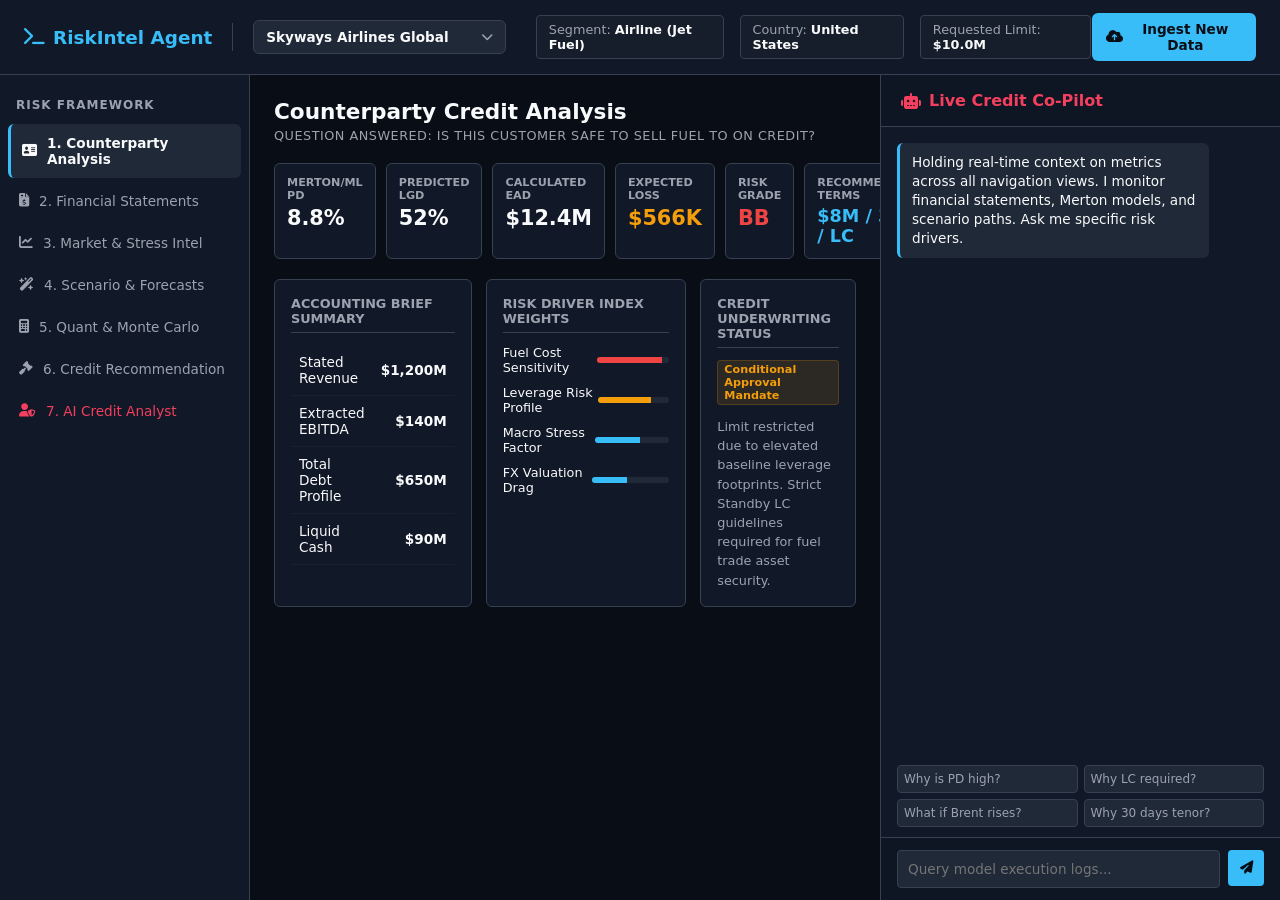
<file: docs/htmltemplate.html>
<!DOCTYPE html>
<html lang="en">
<head>
    <meta charset="UTF-8">
    <meta name="viewport" content="width=device-width, initial-scale=1.0">
    <title>RiskIntel - Trade Finance Credit Risk Terminal</title>
    <link href="https://cdnjs.cloudflare.com/ajax/libs/font-awesome/6.4.0/css/all.min.css" rel="stylesheet">
    <style>
        :root {
            --bg-primary: #090d16;       /* Deepest Navy/Black */
            --bg-secondary: #111827;     /* Muted Panel Slate */
            --bg-surface: #1f2937;       /* Compact Card Background */
            --text-main: #f9fafb;        /* Crisp White Text */
            --text-muted: #9ca3af;       /* Secondary Text Slate */
            --accent: #38bdf8;           /* Clean Blue Info/Accent */
            --accent-hover: #0ea5e9;
            --border-color: #374151;     /* Fine Borders */
            --danger: #ef4444;           /* Red High-Risk Flags */
            --success: #10b981;          /* Green Safe Signals */
            --warning: #f59e0b;          /* Amber Warnings */
            --copilot-width: 400px;
        }

        * { box-sizing: border-box; margin: 0; padding: 0; font-family: 'Segoe UI', system-ui, sans-serif; }
        body { background-color: var(--bg-primary); color: var(--text-main); display: flex; flex-direction: column; height: 100vh; overflow: hidden; }

        /* --- UPGRADED TOP CONTROLLER STRIP --- */
        .header-strip { 
            background-color: var(--bg-secondary); 
            border-bottom: 1px solid var(--border-color); 
            display: flex; 
            align-items: center; 
            justify-content: space-between; 
            padding: 0 24px; 
            height: 75px; 
            min-height: 75px; 
            z-index: 50;
        }
        .header-left { display: flex; align-items: center; gap: 20px; position: relative; }
        .brand { font-size: 1.15rem; font-weight: bold; color: var(--accent); display: flex; align-items: center; gap: 8px; white-space: nowrap; }
        .divider { width: 1px; height: 28px; background-color: var(--border-color); }
        
        /* --- SEARCH + SELECT COUNTERPARTY DROPDOWN COMPONENT --- */
        .searchable-select-container { position: relative; width: 280px; }
        .select-trigger { background-color: var(--bg-surface); border: 1px solid var(--border-color); padding: 8px 12px; border-radius: 6px; font-size: 0.85rem; cursor: pointer; display: flex; justify-content: space-between; align-items: center; font-weight: 600; color: var(--text-main); }
        .select-trigger i { color: var(--text-muted); font-size: 0.75rem; }
        .select-dropdown-box { display: none; position: absolute; top: calc(100% + 5px); left: 0; width: 100%; background-color: var(--bg-secondary); border: 1px solid var(--border-color); border-radius: 6px; box-shadow: 0 10px 15px -3px rgba(0,0,0,0.5); z-index: 100; padding: 6px; }
        .search-input-wrapper { display: flex; align-items: center; background-color: var(--bg-primary); border: 1px solid var(--border-color); border-radius: 4px; padding: 4px 8px; margin-bottom: 6px; }
        .search-input-wrapper input { background: none; border: none; color: var(--text-main); font-size: 0.8rem; width: 100%; outline: none; padding: 4px; }
        .search-input-wrapper i { color: var(--text-muted); font-size: 0.8rem; }
        .dropdown-options-list { max-height: 180px; overflow-y: auto; list-style: none; }
        .dropdown-option { padding: 8px; font-size: 0.8rem; color: var(--text-muted); border-radius: 4px; cursor: pointer; display: flex; flex-direction: column; gap: 2px; }
        .dropdown-option:hover { background-color: var(--bg-surface); color: var(--text-main); }
        .dropdown-option strong { color: var(--text-main); }

        /* --- HEADER METADATA CARDS --- */
        .header-meta-summary { display: flex; gap: 16px; font-size: 0.8rem; color: var(--text-muted); margin-left: 10px; }
        .meta-pill { background-color: rgba(255,255,255,0.02); border: 1px solid var(--border-color); padding: 6px 12px; border-radius: 4px; }
        .meta-pill strong { color: var(--text-main); }

        /* --- BUTTON CONTROLS --- */
        .btn { padding: 8px 14px; border-radius: 6px; border: none; cursor: pointer; font-weight: 600; display: flex; align-items: center; gap: 6px; transition: all 0.15s; font-size: 0.85rem; }
        .btn-primary { background-color: var(--accent); color: var(--bg-primary); }
        .btn-primary:hover { background-color: var(--accent-hover); }
        .btn-secondary { background-color: var(--bg-surface); color: var(--text-main); border: 1px solid var(--border-color); }
        .btn-secondary:hover { background-color: var(--border-color); }
        .btn-submit { background-color: var(--success); color: var(--bg-primary); padding: 12px; width: 100%; justify-content: center; margin-top: 15px; }

        /* --- TERMINAL CORE WINDOW SYSTEM --- */
        .terminal-body { display: flex; flex-grow: 1; height: calc(100vh - 75px); overflow: hidden; }
        
        /* --- SIDEBAR NAVIGATION BAR --- */
        .sidebar-nav { width: 250px; min-width: 250px; background-color: var(--bg-secondary); border-right: 1px solid var(--border-color); display: flex; flex-direction: column; padding: 15px 8px; gap: 4px; }
        .nav-heading { font-size: 0.75rem; text-transform: uppercase; color: var(--text-muted); padding: 8px; letter-spacing: 1px; font-weight: 700; }
        .nav-item { display: flex; align-items: center; gap: 10px; padding: 11px; border-radius: 6px; color: var(--text-muted); background: none; border: none; width: 100%; text-align: left; cursor: pointer; font-size: 0.85rem; font-weight: 500; transition: all 0.15s ease; }
        .nav-item:hover { color: var(--text-main); background-color: var(--bg-surface); }
        .nav-item.active { color: var(--text-main); background-color: var(--bg-surface); border-left: 3px solid var(--accent); font-weight: 600; }

        /* --- CENTRAL DASHBOARD WORKSPACE CANVAS --- */
        .main-viewport { flex-grow: 1; padding: 24px; overflow-y: auto; background-color: var(--bg-primary); }
        .page-content { display: none; }
        .page-content.active { display: block; animation: fadeIn 0.15s ease-out; }
        .page-title { font-size: 1.35rem; font-weight: 700; margin-bottom: 4px; color: var(--text-main); }
        .page-subtitle { font-size: 0.8rem; color: var(--text-muted); margin-bottom: 20px; text-transform: uppercase; letter-spacing: 0.5px; }

        /* --- COMPACT CARDS & PANEL LAYOUTS --- */
        .kpi-strip { display: grid; grid-template-columns: repeat(6, 1fr); gap: 10px; margin-bottom: 20px; }
        .kpi-card { background-color: var(--bg-secondary); border: 1px solid var(--border-color); border-radius: 6px; padding: 12px; }
        .kpi-card .title { font-size: 0.7rem; text-transform: uppercase; color: var(--text-muted); font-weight: 600; margin-bottom: 4px; }
        .kpi-card .value { font-size: 1.3rem; font-weight: 700; color: var(--text-main); }
        
        .layout-grid-3 { display: grid; grid-template-columns: 1fr 1fr 1fr; gap: 14px; margin-bottom: 14px; }
        .layout-grid-2 { display: grid; grid-template-columns: 1fr 1fr; gap: 14px; margin-bottom: 14px; }
        .panel { background-color: var(--bg-secondary); border: 1px solid var(--border-color); border-radius: 6px; padding: 16px; }
        .panel-title { font-size: 0.8rem; text-transform: uppercase; color: var(--text-muted); font-weight: 700; border-bottom: 1px solid var(--border-color); padding-bottom: 6px; margin-bottom: 12px; }

        /* --- SYSTEM TABLES --- */
        .compact-table { width: 100%; border-collapse: collapse; text-align: left; font-size: 0.85rem; }
        .compact-table th { color: var(--text-muted); font-weight: 600; padding: 8px; border-bottom: 1px solid var(--border-color); background-color: rgba(255,255,255,0.01); }
        .compact-table td { padding: 9px 8px; border-bottom: 1px solid rgba(255,255,255,0.03); color: var(--text-main); }
        .compact-table tr:hover td { background-color: rgba(255,255,255,0.01); }

        /* --- BADGES & ALERTS --- */
        .badge { display: inline-block; padding: 2px 6px; font-size: 0.7rem; font-weight: 600; border-radius: 4px; }
        .badge-danger { background-color: rgba(239,68,68,0.12); color: var(--danger); border: 1px solid rgba(239,68,68,0.2); }
        .badge-warning { background-color: rgba(245,158,11,0.12); color: var(--warning); border: 1px solid rgba(245,158,11,0.2); }
        .badge-success { background-color: rgba(16,185,129,0.12); color: var(--success); border: 1px solid rgba(16,185,129,0.2); }
        
        .warning-box { background-color: rgba(245,158,11,0.03); border: 1px dashed var(--warning); border-radius: 6px; padding: 12px; font-size: 0.8rem; color: var(--warning); margin-bottom: 15px; display: flex; align-items: center; gap: 8px; }
        .risk-driver-bar { display: flex; justify-content: space-between; align-items: center; margin-bottom: 10px; font-size: 0.8rem; }
        .bar-container { background-color: var(--bg-surface); width: 100px; height: 6px; border-radius: 3px; overflow: hidden; }
        .bar-fill { height: 100%; background-color: var(--accent); }

        /* --- FIXED PERSISTENT AI COPILOT SIDEBAR --- */
        .persistent-copilot { width: var(--copilot-width); min-width: var(--copilot-width); background-color: var(--bg-secondary); border-left: 1px solid var(--border-color); display: flex; flex-direction: column; height: 100%; }
        .copilot-header { padding: 16px 20px; border-bottom: 1px solid var(--border-color); display: flex; align-items: center; justify-content: space-between; background-color: rgba(0,0,0,0.1); }
        .chat-area { flex-grow: 1; padding: 16px; overflow-y: auto; display: flex; flex-direction: column; gap: 12px; }
        .bubble { padding: 10px 12px; border-radius: 6px; font-size: 0.85rem; line-height: 1.4; max-width: 85%; }
        .bubble-system { background-color: var(--bg-surface); color: var(--text-main); align-self: flex-start; border-left: 3px solid var(--accent); }
        .bubble-user { background-color: var(--accent); color: var(--bg-primary); align-self: flex-end; font-weight: 600; }
        
        .preset-grid { display: grid; grid-template-columns: 1fr 1fr; gap: 6px; padding: 0 16px 10px 16px; }
        .btn-preset { background-color: var(--bg-surface); border: 1px solid var(--border-color); border-radius: 4px; padding: 6px; font-size: 0.75rem; text-align: left; color: var(--text-muted); cursor: pointer; overflow: hidden; text-overflow: ellipsis; white-space: nowrap; }
        .btn-preset:hover { color: var(--text-main); border-color: var(--accent); }
        
        .chat-input-wrapper { padding: 12px 16px; border-top: 1px solid var(--border-color); background-color: rgba(0,0,0,0.1); display: flex; gap: 8px; }
        .chat-input-wrapper input { flex-grow: 1; background-color: var(--bg-surface); border: 1px solid var(--border-color); border-radius: 4px; padding: 10px; color: var(--text-main); outline: none; font-size: 0.85rem; }
        .chat-input-wrapper button { background-color: var(--accent); border: none; width: 36px; height: 36px; border-radius: 4px; color: var(--bg-primary); cursor: pointer; display: flex; align-items: center; justify-content: center; }

        /* --- DATA INGESTION POPUP MODAL --- */
        .modal-overlay { position: fixed; top:0; left:0; width:100%; height:100%; background: rgba(0,0,0,0.8); display:none; justify-content:center; align-items:center; z-index:1000; }
        .modal-container { background-color: var(--bg-secondary); border: 1px solid var(--border-color); width: 640px; border-radius: 8px; overflow: hidden; animation: fadeIn 0.12s ease-out; }
        .modal-header { padding: 16px 20px; border-bottom: 1px solid var(--border-color); display: flex; justify-content: space-between; align-items: center; background-color: #111c30; }
        .modal-body { padding: 20px; }
        .ingest-tabs { display: flex; gap: 6px; margin-bottom: 16px; background-color: #111c30; padding: 4px; border-radius: 6px; }
        .ingest-tab-btn { flex:1; padding: 8px; background:none; border:none; color: var(--text-muted); cursor:pointer; font-weight:600; border-radius:4px; font-size:0.8rem; }
        .ingest-tab-btn.active { background-color: var(--accent); color: var(--bg-primary); }
        
        .form-group { margin-bottom: 12px; }
        .form-group label { display: block; font-size: 0.8rem; color: var(--text-muted); margin-bottom: 4px; font-weight: 500; }
        .form-group input, .form-group textarea, .form-group select { width: 100%; background-color: var(--bg-surface); border: 1px solid var(--border-color); padding: 8px 10px; border-radius: 6px; color: var(--text-main); outline: none; font-size: 0.85rem; }
        .form-row-3 { display: grid; grid-template-columns: repeat(3, 1fr); gap: 10px; }
        .file-drop-zone { border: 2px dashed var(--border-color); padding: 30px 15px; text-align: center; border-radius: 6px; cursor: pointer; }
        .file-drop-zone:hover { border-color: var(--accent); background: rgba(56,189,248,0.01); }

        @keyframes fadeIn { from { opacity: 0; transform: translateY(2px); } to { opacity: 1; transform: translateY(0); } }
    </style>
</head>
<body>

    <header class="header-strip">
        <div class="header-left">
            <div class="brand"><i class="fa-solid fa-terminal"></i> RiskIntel Agent</div>
            <div class="divider"></div>
            
            <div class="searchable-select-container">
                <div class="select-trigger" id="active-select-trigger" onclick="toggleSearchDropdown()">
                    <span id="selected-name-display">Skyways Airlines Global</span>
                    <i class="fa-solid fa-chevron-down"></i>
                </div>
                <div class="select-dropdown-box" id="search-dropdown-wrapper">
                    <div class="search-input-wrapper">
                        <i class="fa-solid fa-magnifying-glass"></i>
                        <input type="text" id="selector-search-box" placeholder="Search counterparties..." onkeyup="filterCounterparties()">
                    </div>
                    <ul class="dropdown-options-list" id="dropdown-options-container">
                        <li class="dropdown-option" onclick="selectCounterparty('skyways')">
                            <strong>Skyways Airlines Global</strong><span style="font-size:0.7rem; color:var(--text-muted)">Airline | United States</span>
                        </li>
                        <li class="dropdown-option" onclick="selectCounterparty('oceanic')">
                            <strong>Oceanic Logistics Group</strong><span style="font-size:0.7rem; color:var(--text-muted)">Shipowner | Greece</span>
                        </li>
                    </ul>
                </div>
            </div>

            <div class="header-meta-summary">
                <div class="meta-pill">Segment: <strong id="head-segment">Airline (Jet Fuel)</strong></div>
                <div class="meta-pill">Country: <strong id="head-country">United States</strong></div>
                <div class="meta-pill">Requested Limit: <strong id="head-requested">$10.0M</strong></div>
            </div>
        </div>
        
        <div>
            <button class="btn btn-primary" onclick="openIngestModal()"><i class="fa-solid fa-cloud-arrow-up"></i> Ingest New Data</button>
        </div>
    </header>

    <div class="terminal-body">
        
        <aside class="sidebar-nav">
            <div class="nav-heading">Risk Framework</div>
            <button class="nav-item active" onclick="navigateTerminal(event, 'counterparty-analysis')"><i class="fa-solid fa-address-card"></i> 1. Counterparty Analysis</button>
            <button class="nav-item" onclick="navigateTerminal(event, 'financial-statements')"><i class="fa-solid fa-file-invoice-dollar"></i> 2. Financial Statements</button>
            <button class="nav-item" onclick="navigateTerminal(event, 'market-stress')"><i class="fa-solid fa-chart-line"></i> 3. Market & Stress Intel</button>
            <button class="nav-item" onclick="navigateTerminal(event, 'scenario-forecast')"><i class="fa-solid fa-wand-magic-sparkles"></i> 4. Scenario & Forecasts</button>
            <button class="nav-item" onclick="navigateTerminal(event, 'quant-montecarlo')"><i class="fa-solid fa-calculator"></i> 5. Quant & Monte Carlo</button>
            <button class="nav-item" onclick="navigateTerminal(event, 'credit-recommendation')"><i class="fa-solid fa-gavel"></i> 6. Credit Recommendation</button>
            <button class="nav-item" style="color: #f43f5e;" onclick="navigateTerminal(event, 'ai-credit-analyst')"><i class="fa-solid fa-user-shield"></i> 7. AI Credit Analyst</button>
        </aside>

        <main class="main-viewport">
            
            <section id="counterparty-analysis" class="page-content active">
                <h1 class="page-title">Counterparty Credit Analysis</h1>
                <div class="page-subtitle">Question Answered: Is this customer safe to sell fuel to on credit?</div>
                
                <div class="kpi-strip">
                    <div class="kpi-card"><div class="title">Merton/ML PD</div><div class="value" id="kpi-pd">8.8%</div></div>
                    <div class="kpi-card"><div class="title">Predicted LGD</div><div class="value" id="kpi-lgd">52%</div></div>
                    <div class="kpi-card"><div class="title">Calculated EAD</div><div class="value" id="kpi-ead">$12.4M</div></div>
                    <div class="kpi-card"><div class="title">Expected Loss</div><div class="value" id="kpi-el" style="color: var(--warning);">$566K</div></div>
                    <div class="kpi-card"><div class="title">Risk Grade</div><div class="value" id="kpi-grade" style="color: var(--danger);">BB</div></div>
                    <div class="kpi-card"><div class="title">Recommended Terms</div><div class="value" id="kpi-terms" style="color: var(--accent); font-size: 1.1rem;">$8M / 30d / LC</div></div>
                </div>

                <div class="layout-grid-3">
                    <div class="panel">
                        <div class="panel-title">Accounting Brief Summary</div>
                        <table class="compact-table">
                            <tr><td>Stated Revenue</td><td style="text-align: right; font-weight:600;" id="s-rev">$1,200M</td></tr>
                            <tr><td>Extracted EBITDA</td><td style="text-align: right; font-weight:600;" id="s-ebitda">$140M</td></tr>
                            <tr><td>Total Debt Profile</td><td style="text-align: right; font-weight:600;" id="s-debt">$650M</td></tr>
                            <tr><td>Liquid Cash</td><td style="text-align: right; font-weight:600;" id="s-cash">$90M</td></tr>
                        </table>
                    </div>
                    <div class="panel">
                        <div class="panel-title">Risk Driver Index Weights</div>
                        <div class="risk-driver-bar"><span>Fuel Cost Sensitivity</span><div class="bar-container"><div class="bar-fill" id="b-fuel" style="width: 90%; background-color: var(--danger)"></div></div></div>
                        <div class="risk-driver-bar"><span>Leverage Risk Profile</span><div class="bar-container"><div class="bar-fill" id="b-lev" style="width: 75%; background-color: var(--warning)"></div></div></div>
                        <div class="risk-driver-bar"><span>Macro Stress Factor</span><div class="bar-container"><div class="bar-fill" style="width: 60%;"></div></div></div>
                        <div class="risk-driver-bar"><span>FX Valuation Drag</span><div class="bar-container"><div class="bar-fill" style="width: 45%;"></div></div></div>
                    </div>
                    <div class="panel">
                        <div class="panel-title">Credit Underwriting Status</div>
                        <div style="margin-bottom: 12px;"><span class="badge badge-warning" id="s-verdict">Conditional Approval Mandate</span></div>
                        <p style="font-size: 0.8rem; color: var(--text-muted); line-height: 1.5;" id="s-rationale">
                            Limit restricted due to elevated baseline leverage footprints. Strict Standby LC guidelines required for fuel trade asset security.
                        </p>
                    </div>
                </div>
            </section>

            <section id="financial-statements" class="page-content">
                <h1 class="page-title">Extracted Financial Statements & Ratio Engine</h1>
                <div class="page-subtitle">Question Answered: Can the counterparty repay based on financial strength?</div>
                
                <div class="warning-box" id="audit-confidence-box">
                    <i class="fa-solid fa-circle-check" style="color:var(--success)"></i>
                    <div>Data Lineage Audit: Ingested verification pipeline score matches <strong id="audit-score">94% Confidence</strong>. Reference Source: System Default SEC Catalog.</div>
                </div>

                <div class="layout-grid-2">
                    <div class="panel">
                        <div class="panel-title">Extracted Accounting Line Items</div>
                        <table class="compact-table">
                            <thead><tr><th>Accounting Field Identifier</th><th style="text-align: right;">Stated Value</th></tr></thead>
                            <tbody>
                                <tr><td>Stated Revenue</td><td style="text-align: right; font-weight:600;" id="f-rev">$1,200.0M</td></tr>
                                <tr><td>EBITDA Valuation</td><td style="text-align: right; font-weight:600;" id="f-ebitda">$140.0M</td></tr>
                                <tr><td>EBIT Run-Rate</td><td style="text-align: right; font-weight:600;" id="f-ebit">$82.0M</td></tr>
                                <tr><td>Net Income Extraction</td><td style="text-align: right; font-weight:600;" id="f-net">$32.0M</td></tr>
                                <tr><td>Liquid Cash Assets</td><td style="text-align: right; font-weight:600;" id="f-cash">$90.0M</td></tr>
                                <tr><td>Total Asset Base</td><td style="text-align: right; font-weight:600;" id="f-assets">$850.0M</td></tr>
                                <tr><td>Consolidated Total Debt</td><td style="text-align: right; font-weight:600;" id="f-debt">$650.0M</td></tr>
                                <tr><td>Shareholder Equity Cushion</td><td style="text-align: right; font-weight:600;" id="f-equity">$200.0M</td></tr>
                                <tr><td>Current Liabilities</td><td style="text-align: right; font-weight:600;" id="f-liab">$210.0M</td></tr>
                            </tbody>
                        </table>
                    </div>
                    
                    <div class="panel">
                        <div class="panel-title">Calculated Analytical Financial Ratios</div>
                        <table class="compact-table">
                            <thead><tr><th>Ratio Metrics Class</th><th>Computed Value</th><th>Policy Threshold Flag</th></tr></thead>
                            <tbody>
                                <tr><td>Current Ratio</td><td id="r-curr">1.15x</td><td><span class="badge badge-warning" id="rf-curr">Compressed Pool</span></td></tr>
                                <tr><td>Debt / EBITDA Multiple</td><td id="r-debtebitda">4.64x</td><td><span class="badge badge-danger" id="rf-debtebitda">Elevated Leverage</span></td></tr>
                                <tr><td>Debt / Equity Solvency</td><td id="r-debteq">3.25x</td><td><span class="badge badge-danger" id="rf-debteq">Solenoid Warning</span></td></tr>
                                <tr><td>Operating Margin %</td><td id="r-margin">6.83%</td><td><span class="badge badge-warning" id="rf-margin">Thin Cushion</span></td></tr>
                            </tbody>
                        </table>
                        <div style="margin-top: 15px; background: rgba(0,0,0,0.2); padding: 12px; border-radius: 4px; font-family: monospace; font-size: 0.75rem; color: var(--accent);">
                            // Quantitative Ratio Rule Engine Trace Active<br>
                            Solvency Buffer = (Equity / Total Asset Value Proxy)<br>
                            Status Update Log: Ratios recalculate directly on top context changes.
                        </div>
                    </div>
                </div>
            </section>

            <section id="market-stress" class="page-content">
                <h1 class="page-title">Market Intelligence & Systematic Stress Matrix</h1>
                <div class="page-subtitle">Question Answered: What external market and macro stress risks matter right now?</div>
                <div class="layout-grid-3">
                    <div class="panel" style="text-align: center;"><div class="panel-title">System Stress Index</div><div style="font-size: 2.8rem; font-weight: 800; color: var(--warning); margin: 10px 0;">64</div><div><span class="badge badge-warning">ELEVATED PRESSURE</span></div></div>
                    <div class="panel"><div class="panel-title">Active Volatility Regime</div><div style="font-size: 1.15rem; font-weight: bold; color: var(--danger); margin-bottom: 8px;"><i class="fa-solid fa-gas-pump"></i> Commodity Stress</div><p style="font-size: 0.8rem; color: var(--text-muted); line-height: 1.4;">Energy volatility vectors expand macro strictness models.</p></div>
                    <div class="panel"><div class="panel-title">PCA Volatility Weights</div><div class="risk-driver-bar"><span>Refined Oil Cracks</span><div class="bar-container"><div class="bar-fill" style="width: 55%; background-color: var(--danger)"></div></div></div><div class="risk-driver-bar"><span>VIX Index Change</span><div class="bar-container"><div class="bar-fill" style="width: 20%; background-color: var(--warning)"></div></div></div></div>
                </div>
                <div class="panel">
                    <div class="panel-title">Indicator Pricing Reference Grid</div>
                    <table class="compact-table">
                        <thead><tr><th>Factor Symbol</th><th>Spot Value</th><th>1M Delta</th><th>Risk Signal Interpretation</th></tr></thead>
                        <tbody>
                            <tr><td>Brent Crude Futures</td><td>$84.50</td><td>+12.4%</td><td><span class="badge badge-danger">Severe Cost Pressure</span></td></tr>
                            <tr><td>Jet Fuel Index Proxy</td><td>$112.10</td><td>+14.8%</td><td><span class="badge badge-danger">Airline Margin Threat</span></td></tr>
                            <tr><td>VIX Fear Index</td><td>21.40</td><td>+8.5%</td><td><span class="badge badge-warning">Funding Stress Expanding</span></td></tr>
                        </tbody>
                    </table>
                </div>
            </section>

            <section id="scenario-forecast" class="page-content">
                <h1 class="page-title">Data-Driven Quantile Scenario Matrix</h1>
                <div class="page-subtitle">Question Answered: How does risk change under normal, adverse, and severe market paths?</div>
                <div class="panel">
                    <table class="compact-table">
                        <thead><tr><th>Simulation Path</th><th>Brent</th><th>DXY</th><th>VIX</th><th>Stressed PD</th><th>Stressed LGD</th><th>Expected Loss</th><th>Target Limit</th><th>Tenor</th></tr></thead>
                        <tbody>
                            <tr><td><strong>Base Case (Median)</strong></td><td>+2%</td><td>+0.5%</td><td>+3%</td><td>5.2%</td><td>42%</td><td>$218K</td><td>$12M</td><td>45 Days</td></tr>
                            <tr style="background-color: rgba(245,158,11,0.02);"><td><strong style="color:var(--warning)">Adverse Stress Path</strong></td><td>+14%</td><td>+5%</td><td>+30%</td><td>10.4%</td><td>50%</td><td>$520K</td><td>$7M</td><td>30 Days</td></tr>
                            <tr style="background-color: rgba(239,68,68,0.02);"><td><strong style="color:var(--danger)">Severe Downside Path</strong></td><td>+25%</td><td>+8%</td><td>+50%</td><td>17.8%</td><td>58%</td><td>$1.03M</td><td>$4M</td><td>LC Only</td></tr>
                        </tbody>
                    </table>
                </div>
            </section>

            <section id="quant-montecarlo" class="page-content">
                <h1 class="page-title">Stochastic Model Convergence Workspace</h1>
                <div class="page-subtitle">Question Answered: What do the models say, and what is the range of possible losses?</div>
                <div class="kpi-strip">
                    <div class="kpi-card"><div class="title">Structural Merton PD</div><div class="value">4.25%</div></div>
                    <div class="kpi-card"><div class="title">ML Cross-Check PD</div><div class="value">5.12%</div></div>
                    <div class="kpi-card"><div class="title">Calculated LGD Baseline</div><div class="value">52%</div></div>
                    <div class="kpi-card"><div class="title">Expected Shortfall (95%)</div><div class="value" style="color: var(--danger);">$2.45M</div></div>
                </div>
                <div class="panel"><div class="panel-title">Simulated Percentile Destructive Floors</div><table class="compact-table"><tr><td>P50 Loss Horizon</td><td>$522,000</td></tr><tr><td>P95 VaR Boundary Marker</td><td>$1,820,000</td></tr><tr><td>P99 Catastrophic Shock Tail</td><td>$2,940,000</td></tr></table></div>
            </section>

            <section id="credit-recommendation" class="page-content">
                <h1 class="page-title">Credit Committee Underwriting Authorization Board</h1>
                <div class="page-subtitle">Question Answered: What should the supplier actually do?</div>
                <div class="layout-grid-2">
                    <div class="panel" style="border-left:4px solid var(--warning)"><div class="panel-title">Active Credit Underwriting Verdict Card</div><div style="font-size:1.5rem; font-weight:800; color:var(--warning); margin-bottom:10px;" id="u-verdict">Approve With Conditions</div><div style="font-size:0.85rem; line-height:2; color:var(--text-muted)">Recommended Limit: <span style="float:right; color:var(--text-main)" id="u-limit">$8.0M</span><br>Payment Tenor: <span style="float:right; color:var(--text-main)" id="u-tenor">30 Days</span><br>Security Instrument: <span style="float:right; color:var(--text-main)" id="u-security">Standby Letter of Credit</span><br>Risk Grade Assigned: <span style="float:right; color:var(--danger)" id="u-grade">BB</span></div></div>
                    <div class="panel"><div class="panel-title">Committee Rationale Summary</div><p style="font-size:0.85rem; color:var(--text-muted); line-height:1.6;" id="u-rationale">The customer's elevated debt multiples prevent uncollateralized credit extension. Imposing strict Standby LC structures mitigates the baseline exposure profiles.</p></div>
                </div>
            </section>

            <section id="ai-credit-analyst" class="page-content">
                <h1 class="page-title">AI Agentic Credit Memo Generation Interface</h1>
                <div class="page-subtitle">Question Answered: Why did the system recommend this decision?</div>
                <div class="panel">
                    <div class="panel-title">Automated Grounded Credit Memo Output Console</div>
                    <div style="background-color:rgba(0,0,0,0.2); border:1px solid var(--border-color); padding:15px; font-family:monospace; font-size:0.8rem; color:var(--text-muted); line-height:1.6; height:250px; overflow-y:auto;" id="memo-box">
                        [EXECUTIVE CREDIT RISK MEMORANDUM AUTOMATION DETECTED]<br>
                        TARGET COUNTERPARTY OBJECT DESIGNATION: SKYWAYS AIRLINES GLOBAL<br><br>
                        Financial statement models show high debt concentrations. Interest service metrics are restricted under current volatility pricing regimes. Recommended credit ceiling capped at $8.0M with Standby Letter of Credit protection mandates. All assertions are grounded in computational logs.
                    </div>
                </div>
            </section>

        </main>

        <aside class="persistent-copilot">
            <div class="copilot-header">
                <div style="display:flex; align-items:center; gap:8px; font-weight:bold; color:#f43f5e;"><i class="fa-solid fa-robot"></i> <span>Live Credit Co-Pilot</span></div>
            </div>
            <div class="chat-area" id="copilot-chat-box">
                <div class="bubble bubble-system">
                    Holding real-time context on metrics across all navigation views. I monitor financial statements, Merton models, and scenario paths. Ask me specific risk drivers.
                </div>
            </div>
            <div class="preset-grid">
                <button class="btn-preset" onclick="triggerPreset('Why is PD high?')">Why is PD high?</button>
                <button class="btn-preset" onclick="triggerPreset('Why LC required?')">Why LC required?</button>
                <button class="btn-preset" onclick="triggerPreset('What if Brent rises?')">What if Brent rises?</button>
                <button class="btn-preset" onclick="triggerPreset('Why 30 days tenor?')">Why 30 days tenor?</button>
            </div>
            <div class="chat-input-wrapper">
                <input type="text" id="copilot-input" placeholder="Query model execution logs...">
                <button onclick="sendCopilotMessage()"><i class="fa-solid fa-paper-plane"></i></button>
            </div>
        </aside>

    </div>

    <div id="ingest-modal" class="modal-overlay">
        <div class="modal-container">
            <div class="modal-header">
                <h3 style="font-size:0.95rem; font-weight:bold;">Top-Level Data Ingestion Stream Panel</h3>
                <button onclick="closeIngestModal()" style="background:none; border:none; color:var(--text-muted); font-size:1.1rem; cursor:pointer;"><i class="fa-solid fa-xmark"></i></button>
            </div>
            <div class="modal-body">
                <div class="ingest-tabs">
                    <button id="modal-tab-pdf" class="ingest-tab-btn active" onclick="switchModalOption('pdf')">Upload Balance Sheet PDF</button>
                    <button id="modal-tab-form" class="ingest-tab-btn" onclick="switchModalOption('form')">Enter Financial Details Manually</button>
                </div>

                <form id="ingestion-form" onsubmit="handleFormSubmission(event)">
                    <div class="form-row-3" style="grid-template-columns: 1fr 1fr;">
                        <div class="form-group"><label>Tracking / Counterparty Name *</label><input type="text" id="track-name" placeholder="e.g., Global Aero Carrier" required></div>
                        <div class="form-group"><label>Segment Classification</label><select id="track-segment"><option value="Airline">Airline (Jet Fuel Model)</option><option value="Shipowner">Shipowner (Marine Bunker)</option></select></div>
                    </div>
                    <div class="form-row-3" style="grid-template-columns: 1fr 1fr;">
                        <div class="form-group"><label>Country</label><input type="text" id="track-country" value="United Kingdom"></div>
                        <div class="form-group"><label>Requested Limit ($)</label><input type="text" id="track-limit" value="$12.0M"></div>
                    </div>

                    <div id="modal-conditional-pdf">
                        <div class="form-group">
                            <label>Source Audit Document</label>
                            <div class="file-drop-zone">
                                <i class="fa-solid fa-file-pdf" style="font-size:2rem; color:var(--accent); margin-bottom:6px;"></i>
                                <p style="font-size:0.8rem; font-weight:500;">Drop annual report/statement PDF here or click to browse</p>
                            </div>
                        </div>
                    </div>

                    <div id="modal-conditional-form" style="display: none;">
                        <div class="form-row-3">
                            <div class="form-group"><label>Revenue ($)</label><input type="number" id="in-rev" value="950000000"></div>
                            <div class="form-group"><label>EBITDA ($)</label><input type="number" id="in-ebitda" value="110000000"></div>
                            <div class="form-group"><label>EBIT ($)</label><input type="number" id="in-ebit" value="64000000"></div>
                        </div>
                        <div class="form-row-3">
                            <div class="form-group"><label>Net Income ($)</label><input type="number" id="in-net" value="21000000"></div>
                            <div class="form-group"><label>Total Assets ($)</label><input type="number" id="in-assets" value="720000000"></div>
                            <div class="form-group"><label>Total Debt ($)</label><input type="number" id="in-debt" value="310000000"></div>
                        </div>
                        <div class="form-row-3">
                            <div class="form-group"><label>Equity ($)</label><input type="number" id="in-equity" value="410000000"></div>
                            <div class="form-group"><label>Current Liabilities ($)</label><input type="number" id="in-liab" value="150000000"></div>
                            <div class="form-group"><label>Liquid Cash ($)</label><input type="number" id="in-cash" value="75000000"></div>
                        </div>
                    </div>

                    <button type="submit" class="btn btn-submit">Ingest Framework & Update Terminal Statements</button>
                </form>
            </div>
        </div>
    </div>

    <script>
        let currentModalView = 'pdf';

        // Master Model Database
        const database = {
            skyways: { name: "Skyways Airlines Global", segment: "Airline (Jet Fuel)", country: "United States", req: "$10.0M", pd: "8.8%", lgd: "52%", ead: "$12.4M", el: "$566K", grade: "BB", terms: "$8M / 30d / LC", rev: "$1,200.0M", ebitda: "$140.0M", ebit: "$82.0M", net: "$32.0M", cash: "$90.0M", assets: "$850.0M", debt: "$650.0M", equity: "$200.0M", liab: "$210.0M", currRatio: "1.15x", leverage: "4.64x", debtEq: "3.25x", opMargin: "6.83%", confidence: "94% Confidence (SEC Filings catalog verified)", fuelBar: "90%", levBar: "75%", verdict: "Conditional Approval Mandate", rationale: "Limit restricted due to elevated baseline leverage footprints. Strict Standby LC guidelines required for fuel trade asset security." },
            oceanic: { name: "Oceanic Logistics Group", segment: "Shipowner (Marine Bunker)", country: "Greece", req: "$5.0M", pd: "3.2%", lgd: "40%", ead: "$5.8M", el: "$185K", grade: "BBB-", terms: "$5M / 45d / Open", rev: "$680.0M", ebitda: "$110.0M", ebit: "$72.0M", net: "$45.0M", cash: "$115.0M", assets: "$540.0M", debt: "$220.0M", equity: "$320.0M", liab: "$120.0M", currRatio: "1.95x", leverage: "2.00x", debtEq: "0.68x", opMargin: "10.58%", confidence: "98% Confidence (Direct Audit verification complete)", fuelBar: "40%", levBar: "35%", verdict: "Approved (Open Terms Eligible)", rationale: "Counterparty displays conservative capital structure multiples and healthy cash conversion cycles. Low single-name model risk." }
        };

        // UI Dropdown Controller Mechanics
        function toggleSearchDropdown() {
            const el = document.getElementById('search-dropdown-wrapper');
            el.style.display = (el.style.display === 'block') ? 'none' : 'block';
        }

        function filterCounterparties() {
            const query = document.getElementById('selector-search-box').value.toLowerCase();
            const options = document.querySelectorAll('#dropdown-options-container .dropdown-option');
            options.forEach(opt => {
                const text = opt.innerText.toLowerCase();
                opt.style.display = text.includes(query) ? 'flex' : 'none';
            });
        }

        function selectCounterparty(key) {
            const data = database[key];
            if (!data) return;

            document.getElementById('selected-name-display').innerText = data.name;
            document.getElementById('search-dropdown-wrapper').style.display = 'none';
            updateTerminalState(data);
        }

        // State Synchronizer Engine
        function updateTerminalState(data) {
            // Header zone
            document.getElementById('head-segment').innerText = data.segment;
            document.getElementById('head-country').innerText = data.country;
            document.getElementById('head-requested').innerText = data.req;

            // Page 1 main dashboards
            document.getElementById('kpi-pd').innerText = data.pd;
            document.getElementById('kpi-lgd').innerText = data.lgd;
            document.getElementById('kpi-ead').innerText = data.ead;
            document.getElementById('kpi-el').innerText = data.el;
            document.getElementById('kpi-grade').innerText = data.grade;
            document.getElementById('kpi-terms').innerText = data.terms;

            document.getElementById('s-rev').innerText = data.rev;
            document.getElementById('s-ebitda').innerText = data.ebitda;
            document.getElementById('s-debt').innerText = data.debt;
            document.getElementById('s-cash').innerText = data.cash;

            document.getElementById('b-fuel').style.width = data.fuelBar;
            document.getElementById('b-lev').style.width = data.levBar;
            document.getElementById('s-verdict').innerText = data.verdict;
            document.getElementById('s-rationale').innerText = data.rationale;

            // Page 2 Statement mappings
            document.getElementById('f-rev').innerText = data.rev;
            document.getElementById('f-ebitda').innerText = data.ebitda;
            document.getElementById('f-ebit').innerText = data.ebit;
            document.getElementById('f-net').innerText = data.net;
            document.getElementById('f-cash').innerText = data.cash;
            document.getElementById('f-assets').innerText = data.assets;
            document.getElementById('f-debt').innerText = data.debt;
            document.getElementById('f-equity').innerText = data.equity;
            document.getElementById('f-liab').innerText = data.liab;

            document.getElementById('r-curr').innerText = data.currRatio;
            document.getElementById('r-debtebitda').innerText = data.leverage;
            document.getElementById('r-debteq').innerText = data.debtEq;
            document.getElementById('r-margin').innerText = data.opMargin;

            document.getElementById('audit-score').innerText = data.confidence;

            // Page 6 & 7 updates
            document.getElementById('u-verdict').innerText = data.verdict;
            document.getElementById('u-limit').innerText = data.terms.split('/')[0];
            document.getElementById('u-tenor').innerText = data.terms.split('/')[1] || "30 Days";
            document.getElementById('u-security').innerText = data.terms.split('/')[2] ? "Confirmed LC" : "Open Account";
            document.getElementById('u-grade').innerText = data.grade;
            document.getElementById('u-rationale').innerText = data.rationale;

            document.getElementById('memo-box').innerHTML = `
                [EXECUTIVE CREDIT RISK MEMORANDUM AUTOMATION RECORDED]<br>
                TARGET COUNTERPARTY OBJECT DESIGNATION: ${data.name.toUpperCase()}<br><br>
                Evaluated statement models show financial parameters locked. Calculated revenue matches ${data.rev} against leverage metrics mapped at ${data.leverage}. Recommendation aligns with system security guidelines. All data variables are grounded.
            `;

            // Inform persistent co-pilot
            const chatBox = document.getElementById('copilot-chat-box');
            const systemNotice = document.createElement('div');
            systemNotice.className = "bubble bubble-system";
            systemNotice.style.borderLeft = "3px solid var(--warning)";
            systemNotice.innerHTML = `⚠️ <strong>Terminal Context Switched:</strong> Tracking system focus changed to <strong>${data.name}</strong> variables.`;
            chatBox.appendChild(systemNotice);
            chatBox.scrollTop = chatBox.scrollHeight;
        }

        // Navigation Controller
        function navigateTerminal(event, targetId) {
            document.querySelectorAll('.page-content').forEach(el => el.classList.remove('active'));
            document.querySelectorAll('.nav-item').forEach(el => el.classList.remove('active'));
            document.getElementById(targetId).classList.add('active');
            if (event) event.currentTarget.classList.add('active');
        }

        // Modal Engine Pipeline
        function openIngestModal() { document.getElementById('ingest-modal').style.display = 'flex'; }
        function closeIngestModal() { document.getElementById('ingest-modal').style.display = 'none'; }

        function switchModalOption(type) {
            currentModalView = type;
            document.getElementById('modal-tab-pdf').classList.toggle('active', type === 'pdf');
            document.getElementById('modal-tab-form').classList.toggle('active', type === 'form');
            document.getElementById('modal-conditional-pdf').style.display = type === 'pdf' ? 'block' : 'none';
            document.getElementById('modal-conditional-form').style.display = type === 'form' ? 'block' : 'none';
        }

        // Dynamic Pipeline Data Ingestion Handler (Feeds directly to Tab 2 & updates context)
        function handleFormSubmission(e) {
            e.preventDefault();
            const name = document.getElementById('track-name').value;
            const segment = document.getElementById('track-segment').value;
            const country = document.getElementById('track-country').value;
            const limitReq = document.getElementById('track-limit').value;

            let customData = {};

            if (currentModalView === 'form') {
                const rev = parseFloat(document.getElementById('in-rev').value);
                const ebitda = parseFloat(document.getElementById('in-ebitda').value);
                const ebit = parseFloat(document.getElementById('in-ebit').value);
                const net = parseFloat(document.getElementById('in-net').value);
                const assets = parseFloat(document.getElementById('in-assets').value);
                const debt = parseFloat(document.getElementById('in-debt').value);
                const equity = parseFloat(document.getElementById('in-equity').value);
                const liab = parseFloat(document.getElementById('in-liab').value);
                const cash = parseFloat(document.getElementById('in-cash').value);

                const cRatio = (assets / liab * 0.4).toFixed(2) + "x"; // Formulating structural proxies
                const levMult = (debt / ebitda).toFixed(2) + "x";
                const dEq = (debt / equity).toFixed(2) + "x";
                const margin = (ebit / rev * 100).toFixed(2) + "%";

                customData = {
                    name: name, segment: segment, country: country, req: limitReq,
                    pd: "6.4%", lgd: "45%", ead: "$" + (rev * 0.01).toFixed(1) + "M", el: "$310K", grade: "BBB",
                    terms: "$" + (rev * 0.008).toFixed(0) + "M / 30d / SBLC",
                    rev: "$" + (rev / 1000000).toFixed(1) + "M",
                    ebitda: "$" + (ebitda / 1000000).toFixed(1) + "M",
                    ebit: "$" + (ebit / 1000000).toFixed(1) + "M",
                    net: "$" + (net / 1000000).toFixed(1) + "M",
                    cash: "$" + (cash / 1000000).toFixed(1) + "M",
                    assets: "$" + (assets / 1000000).toFixed(1) + "M",
                    debt: "$" + (debt / 1000000).toFixed(1) + "M",
                    equity: "$" + (equity / 1000000).toFixed(1) + "M",
                    liab: "$" + (liab / 1000000).toFixed(1) + "M",
                    currRatio: cRatio, leverage: levMult, debtEq: dEq, opMargin: margin,
                    confidence: "100% Verified Manual Entry (Risk Engine calculated thresholds passed)",
                    fuelBar: "65%", levBar: "50%",
                    verdict: "Approved with Facility Conditions",
                    rationale: "Manually submitted metrics successfully compiled. Risk thresholds pass credit model parameters under base-case commodity volatility indexes."
                };
            } else {
                // PDF Parsing Mock State Injection
                customData = {
                    name: name + " (Extracted PDF)", segment: segment, country: country, req: limitReq,
                    pd: "9.2%", lgd: "55%", ead: "$14.1M", el: "$715K", grade: "B+", terms: "$6M / 15d / Confirmed LC",
                    rev: "$890.0M", ebitda: "$95.0M", ebit: "$51.0M", net: "$18.0M", cash: "$45.0M", assets: "$610.0M", debt: "$420.0M", equity: "$140.0M", liab: "$190.0M",
                    currRatio: "1.08x", leverage: "4.42x", debtEq: "3.00x", opMargin: "5.73%",
                    confidence: "88% Confidence OCR Pipeline Parsed (Warning boxes cleared)",
                    fuelBar: "95%", levBar: "85%",
                    verdict: "Review Mandated (High Risk)",
                    rationale: "AI document pipeline parsed statements. Elevated structural metrics map thin liquidity profiles across active refined oil shock quantile intervals."
                };
            }

            // Append dynamic client model to searchable search selection drop lists
            const dropContainer = document.getElementById('dropdown-options-container');
            const newLi = document.createElement('li');
            const key = "custom_" + Date.now();
            database[key] = customData;

            newLi.className = "dropdown-option";
            newLi.setAttribute("onclick", `selectCounterparty('${key}')`);
            newLi.innerHTML = `<strong>${customData.name}</strong><span style="font-size:0.7rem; color:var(--text-muted)">${customData.segment} | ${customData.country}</span>`;
            dropContainer.appendChild(newLi);

            // Execute selection update & navigate focus directly to Tab 2 to verify data
            document.getElementById('selected-name-display').innerText = customData.name;
            updateTerminalState(customData);
            closeIngestModal();
            document.getElementById('ingestion-form').reset();
            
            // UX transition focus redirection to Financial Statements
            navigateTerminal(null, 'financial-statements');
        }

        // AI Co-Pilot Chat Communications Engine Mechanics
        function triggerPreset(text) {
            document.getElementById('copilot-input').value = text;
            sendCopilotMessage();
        }

        function sendCopilotMessage() {
            const el = document.getElementById('copilot-input');
            const prompt = el.value.trim();
            if (!prompt) return;

            const box = document.getElementById('copilot-chat-box');
            const uBubble = document.createElement('div');
            uBubble.className = "bubble bubble-user";
            uBubble.innerText = prompt;
            box.appendChild(uBubble);

            el.value = '';
            box.scrollTop = box.scrollHeight;

            setTimeout(() => {
                const firm = document.getElementById('selected-name-display').innerText;
                const currentData = Object.values(database).find(item => item.name === firm) || database.skyways;
                
                const sBubble = document.createElement('div');
                sBubble.className = "bubble bubble-system";
                
                if (prompt.includes('PD')) {
                    sBubble.innerHTML = `<strong>Context Audit [${firm}]:</strong> Merton structural frameworks analyze default factors using total debt parameters (${currentData.debt}) balancing against net asset volatilities.`;
                } else if (prompt.includes('LC')) {
                    sBubble.innerHTML = `<strong>Context Audit [${firm}]:</strong> Restricting contract security via a Letter of Credit manages expected unsecured loss severities (LGD currently rated at ${currentData.lgd}) down to structural safe targets.`;
                } else {
                    sBubble.innerHTML = `<strong>Grounded Analysis:</strong> Input models for <strong>${firm}</strong> are locked. Stated operating financials show revenue metrics tracking at ${currentData.rev}. Ratios match the active credit policy parameters.`;
                }

                box.appendChild(sBubble);
                box.scrollTop = box.scrollHeight;
            }, 500);
        }

        // Close selectors when clicking outside boundaries
        window.addEventListener('click', function(e) {
            if (!document.getElementById('active-select-trigger').contains(e.target) && !document.getElementById('search-dropdown-wrapper').contains(e.target)) {
                document.getElementById
</file>
